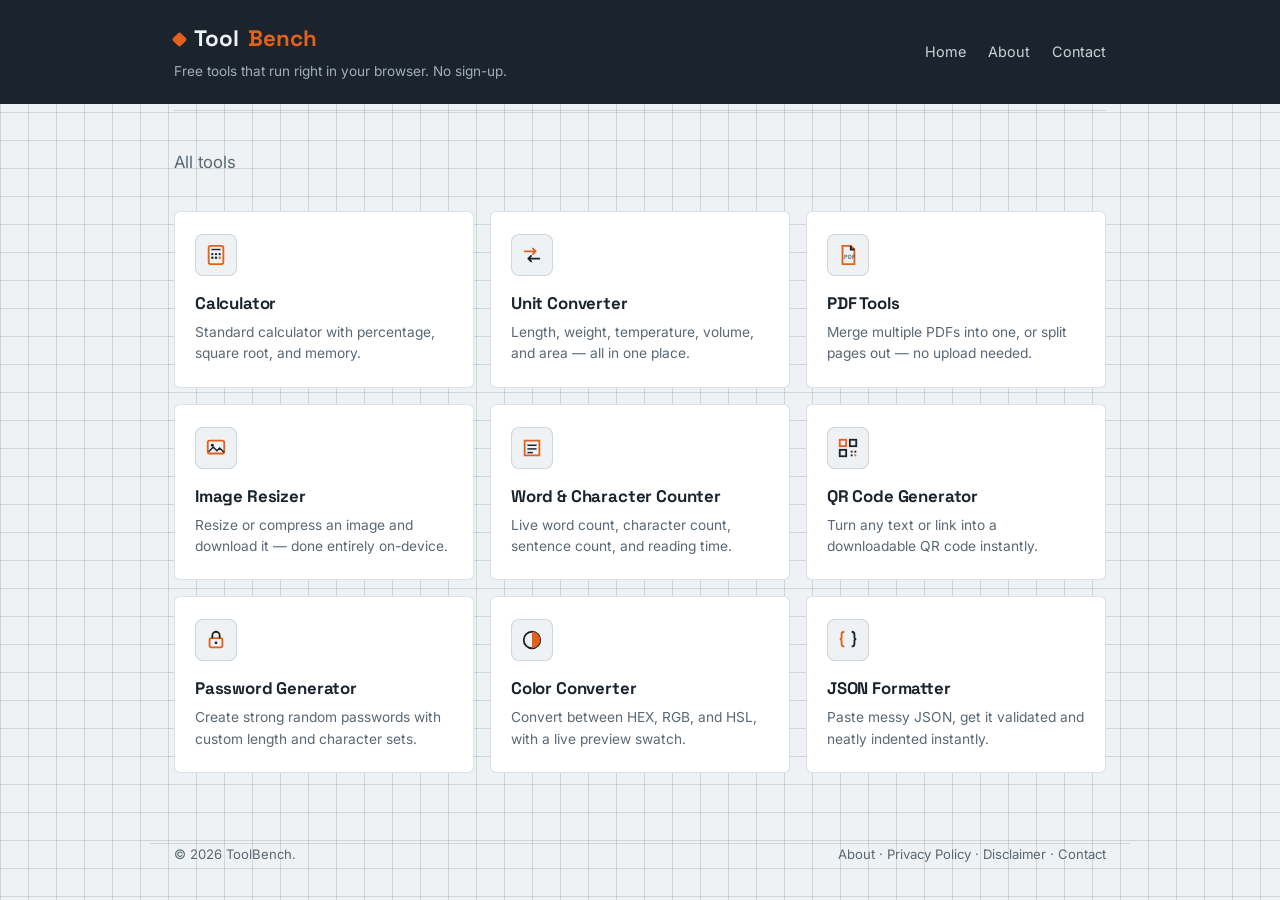
<file: index.html>
<!DOCTYPE html>
<html lang="en">
<head>
<meta charset="UTF-8">
<meta name="viewport" content="width=device-width, initial-scale=1.0">
<title>ToolBench — Free Online Utility Tools</title>
<meta name="description" content="Free, fast, browser-based tools: calculator, unit converter, PDF merge, image resizer, word counter, QR generator, and more.">
<link rel="stylesheet" href="styles.css">
</head>
<body>

<header class="masthead">
  <div class="wrap">
    <div class="row">
      <div>
        <div class="brand"><span class="chip"></span>Tool<span>Bench</span></div>
        <div class="tagline">Free tools that run right in your browser. No sign-up.</div>
      </div>
      <nav class="sitenav">
        <a href="index.html">Home</a>
        <a href="about.html">About</a>
        <a href="contact.html">Contact</a>
      </nav>
    </div>
  </div>
</header>

<main class="wrap">
  <div class="section-heading">All tools</div>
  <div class="tool-grid">

    <a class="tool-card" href="calculator.html">
      <div class="tool-icon"><svg width="22" height="22" viewBox="0 0 24 24"><rect x="4" y="2" width="16" height="20" rx="2" fill="none" stroke="#E2611F" stroke-width="2"/><line x1="7" y1="6" x2="17" y2="6" stroke="#1B242C" stroke-width="1.5"/><circle cx="8" cy="11" r="1.3" fill="#1B242C"/><circle cx="12" cy="11" r="1.3" fill="#1B242C"/><circle cx="16" cy="11" r="1.3" fill="#1B242C"/><circle cx="8" cy="15" r="1.3" fill="#1B242C"/><circle cx="12" cy="15" r="1.3" fill="#1B242C"/><circle cx="16" cy="15" r="1.3" fill="#E2611F"/></svg></div>
      <h3>Calculator</h3>
      <p>Standard calculator with percentage, square root, and memory.</p>
    </a>

    <a class="tool-card" href="unit-converter.html">
      <div class="tool-icon"><svg width="22" height="22" viewBox="0 0 24 24"><path d="M4 8h12M16 8l-3-3M16 8l-3 3" stroke="#E2611F" stroke-width="2" fill="none" stroke-linecap="round" stroke-linejoin="round"/><path d="M20 16H8M8 16l3-3M8 16l3 3" stroke="#1B242C" stroke-width="2" fill="none" stroke-linecap="round" stroke-linejoin="round"/></svg></div>
      <h3>Unit Converter</h3>
      <p>Length, weight, temperature, volume, and area — all in one place.</p>
    </a>

    <a class="tool-card" href="pdf-tools.html">
      <div class="tool-icon"><svg width="22" height="22" viewBox="0 0 24 24"><path d="M6 2h9l4 4v16H6z" fill="none" stroke="#E2611F" stroke-width="2"/><path d="M15 2v4h4" fill="none" stroke="#1B242C" stroke-width="2"/><text x="8" y="16" font-family="IBM Plex Mono" font-size="6" fill="#1B242C">PDF</text></svg></div>
      <h3>PDF Tools</h3>
      <p>Merge multiple PDFs into one, or split pages out — no upload needed.</p>
    </a>

    <a class="tool-card" href="image-resizer.html">
      <div class="tool-icon"><svg width="22" height="22" viewBox="0 0 24 24"><rect x="3" y="4" width="18" height="14" rx="2" fill="none" stroke="#E2611F" stroke-width="2"/><circle cx="8" cy="9" r="1.6" fill="#1B242C"/><path d="M4 16l5-5 4 4 3-3 5 5" fill="none" stroke="#1B242C" stroke-width="1.6"/></svg></div>
      <h3>Image Resizer</h3>
      <p>Resize or compress an image and download it — done entirely on-device.</p>
    </a>

    <a class="tool-card" href="word-counter.html">
      <div class="tool-icon"><svg width="22" height="22" viewBox="0 0 24 24"><path d="M4 4h16v16H4z" fill="none" stroke="#E2611F" stroke-width="2"/><line x1="7" y1="9" x2="17" y2="9" stroke="#1B242C" stroke-width="1.6"/><line x1="7" y1="13" x2="17" y2="13" stroke="#1B242C" stroke-width="1.6"/><line x1="7" y1="17" x2="13" y2="17" stroke="#1B242C" stroke-width="1.6"/></svg></div>
      <h3>Word &amp; Character Counter</h3>
      <p>Live word count, character count, sentence count, and reading time.</p>
    </a>

    <a class="tool-card" href="qr-generator.html">
      <div class="tool-icon"><svg width="22" height="22" viewBox="0 0 24 24"><rect x="3" y="3" width="7" height="7" fill="none" stroke="#E2611F" stroke-width="2"/><rect x="14" y="3" width="7" height="7" fill="none" stroke="#1B242C" stroke-width="2"/><rect x="3" y="14" width="7" height="7" fill="none" stroke="#1B242C" stroke-width="2"/><rect x="15" y="15" width="2" height="2" fill="#1B242C"/><rect x="19" y="15" width="2" height="2" fill="#1B242C"/><rect x="15" y="19" width="2" height="2" fill="#1B242C"/><rect x="19" y="19" width="2" height="2" fill="#E2611F"/></svg></div>
      <h3>QR Code Generator</h3>
      <p>Turn any text or link into a downloadable QR code instantly.</p>
    </a>

    <a class="tool-card" href="password-generator.html">
      <div class="tool-icon"><svg width="22" height="22" viewBox="0 0 24 24"><rect x="5" y="10" width="14" height="10" rx="2" fill="none" stroke="#E2611F" stroke-width="2"/><path d="M8 10V7a4 4 0 0 1 8 0v3" fill="none" stroke="#1B242C" stroke-width="2"/><circle cx="12" cy="15" r="1.5" fill="#1B242C"/></svg></div>
      <h3>Password Generator</h3>
      <p>Create strong random passwords with custom length and character sets.</p>
    </a>

    <a class="tool-card" href="color-converter.html">
      <div class="tool-icon"><svg width="22" height="22" viewBox="0 0 24 24"><circle cx="12" cy="12" r="9" fill="none" stroke="#1B242C" stroke-width="2"/><path d="M12 3a9 9 0 0 1 0 18z" fill="#E2611F"/></svg></div>
      <h3>Color Converter</h3>
      <p>Convert between HEX, RGB, and HSL, with a live preview swatch.</p>
    </a>

    <a class="tool-card" href="json-formatter.html">
      <div class="tool-icon"><svg width="22" height="22" viewBox="0 0 24 24"><path d="M8 3c-2 0-3 1-3 3v3c0 1-1 2-2 2 1 0 2 1 2 2v3c0 2 1 3 3 3" fill="none" stroke="#E2611F" stroke-width="2"/><path d="M16 3c2 0 3 1 3 3v3c0 1 1 2 2 2-1 0-2 1-2 2v3c0 2-1 3-3 3" fill="none" stroke="#1B242C" stroke-width="2"/></svg></div>
      <h3>JSON Formatter</h3>
      <p>Paste messy JSON, get it validated and neatly indented instantly.</p>
    </a>

  </div>
</main>

<footer class="wrap">
  <span>&copy; 2026 ToolBench.</span>
  <span><a href="about.html">About</a> · <a href="privacy.html">Privacy Policy</a> · <a href="disclaimer.html">Disclaimer</a> · <a href="contact.html">Contact</a></span>
</footer>

</body>
</html>
</file>
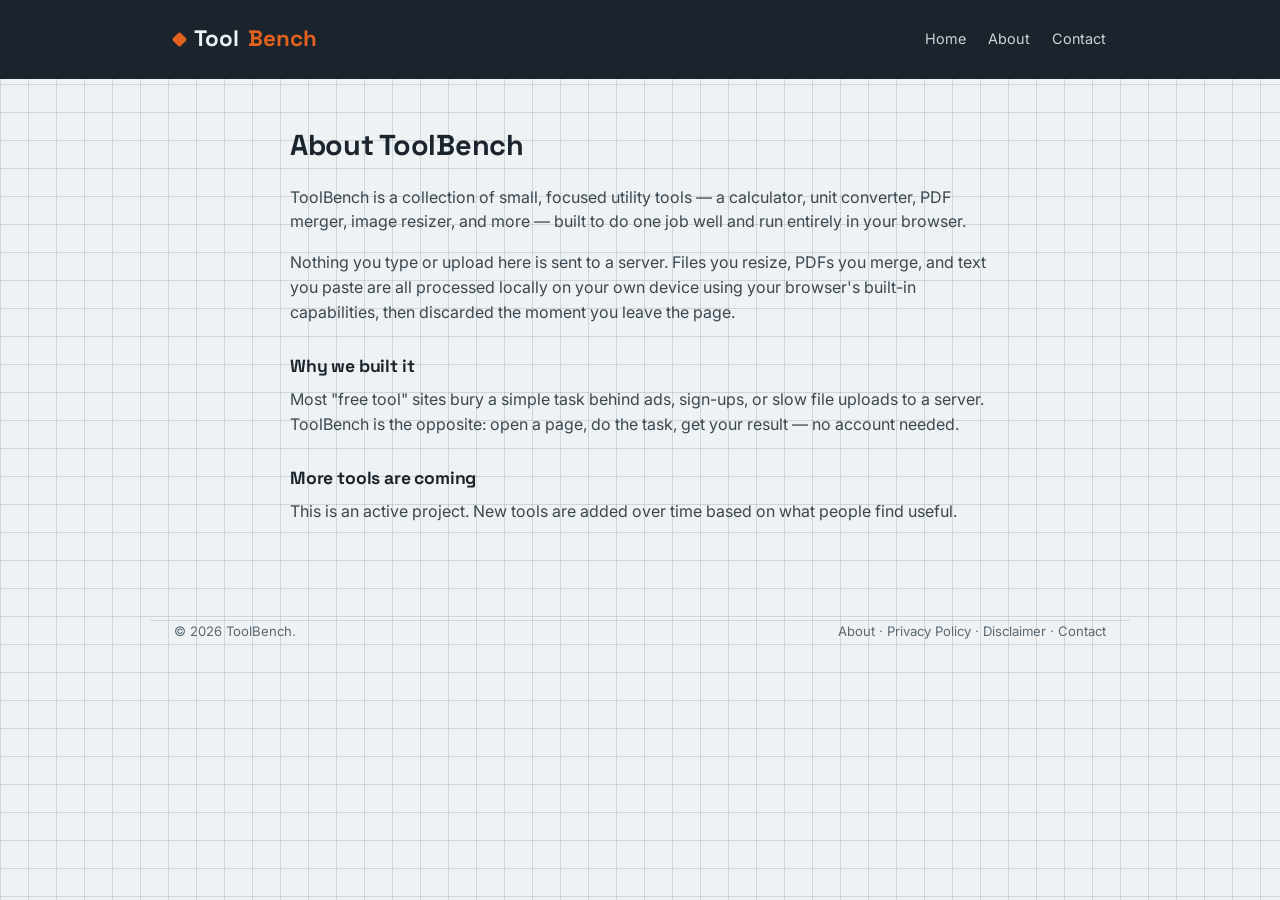
<file: about.html>
<!DOCTYPE html>
<html lang="en">
<head>
<meta charset="UTF-8">
<meta name="viewport" content="width=device-width, initial-scale=1.0">
<title>About — ToolBench</title>
<link rel="stylesheet" href="styles.css">
</head>
<body>

<header class="masthead">
  <div class="wrap">
    <div class="row">
      <div class="brand"><span class="chip"></span>Tool<span>Bench</span></div>
      <nav class="sitenav">
        <a href="index.html">Home</a>
        <a href="about.html">About</a>
        <a href="contact.html">Contact</a>
      </nav>
    </div>
  </div>
</header>

<main class="wrap page">
  <h1>About ToolBench</h1>
  <p>ToolBench is a collection of small, focused utility tools — a calculator, unit converter, PDF merger, image resizer, and more — built to do one job well and run entirely in your browser.</p>
  <p>Nothing you type or upload here is sent to a server. Files you resize, PDFs you merge, and text you paste are all processed locally on your own device using your browser's built-in capabilities, then discarded the moment you leave the page.</p>
  <h2>Why we built it</h2>
  <p>Most "free tool" sites bury a simple task behind ads, sign-ups, or slow file uploads to a server. ToolBench is the opposite: open a page, do the task, get your result — no account needed.</p>
  <h2>More tools are coming</h2>
  <p>This is an active project. New tools are added over time based on what people find useful.</p>
</main>

<footer class="wrap">
  <span>&copy; 2026 ToolBench.</span>
  <span><a href="about.html">About</a> · <a href="privacy.html">Privacy Policy</a> · <a href="disclaimer.html">Disclaimer</a> · <a href="contact.html">Contact</a></span>
</footer>

</body>
</html>
</file>
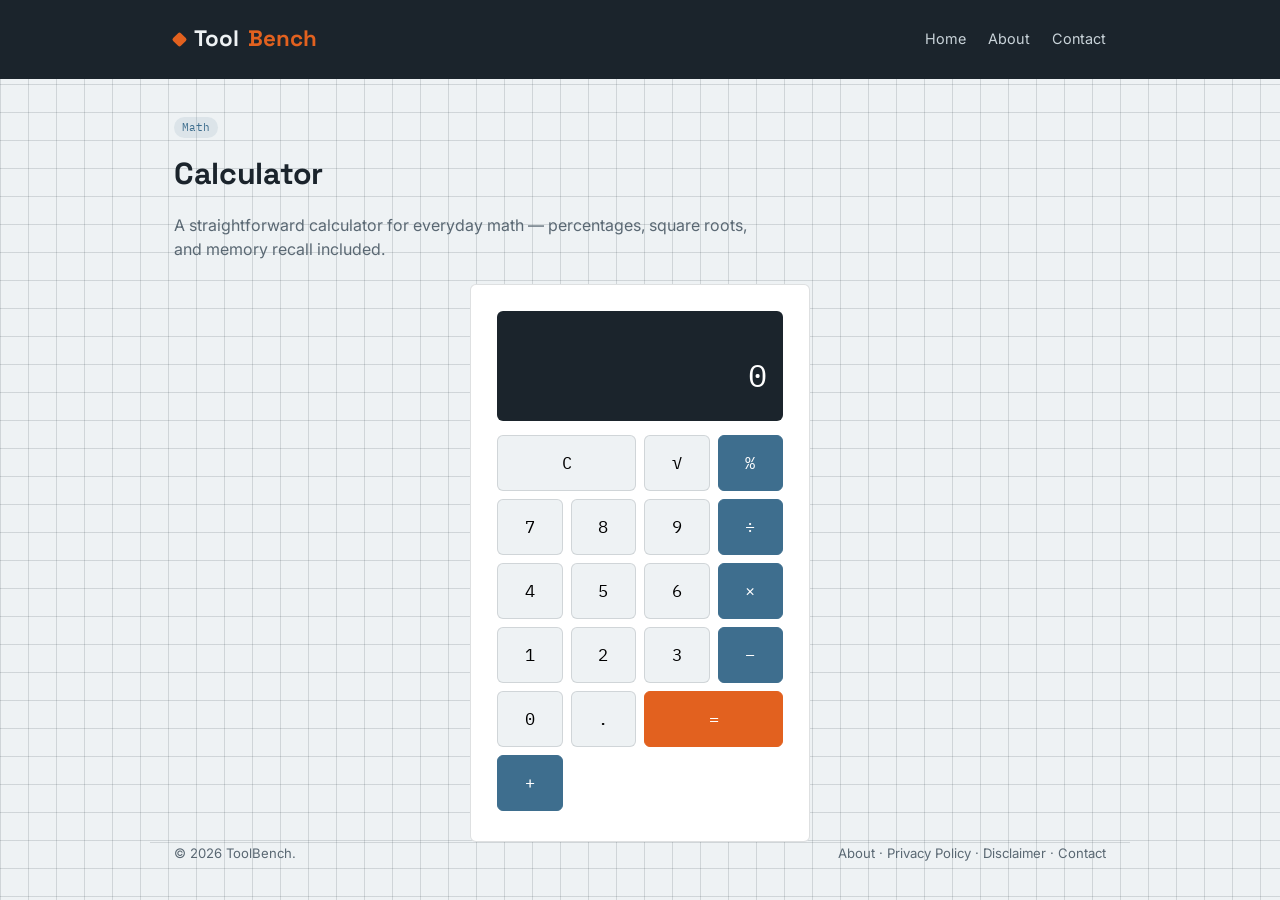
<file: calculator.html>
<!DOCTYPE html>
<html lang="en">
<head>
<meta charset="UTF-8">
<meta name="viewport" content="width=device-width, initial-scale=1.0">
<title>Calculator — ToolBench</title>
<meta name="description" content="A free online calculator with percentage, square root, and memory functions.">
<link rel="stylesheet" href="styles.css">
<style>
  .calc{ max-width:340px; margin:0 auto; }
  .calc-display{
    background:var(--ink); color:#fff;
    border-radius:6px; padding:20px 16px;
    text-align:right; font-family:var(--mono);
    margin-bottom:14px;
  }
  .calc-display .prev{ font-size:0.8rem; color:#9FB0B9; min-height:1.2em; }
  .calc-display .curr{ font-size:2rem; word-break:break-all; }
  .calc-grid{ display:grid; grid-template-columns:repeat(4, 1fr); gap:8px; }
  .calc-btn{
    padding:16px 0; border:1px solid var(--line); border-radius:6px;
    background:var(--paper); font-family:var(--mono); font-size:1.05rem;
    cursor:pointer; transition:background .15s ease;
  }
  .calc-btn:hover{ background:#E2E8EB; }
  .calc-btn.op{ background:var(--steel); color:#fff; border-color:var(--steel); }
  .calc-btn.op:hover{ opacity:0.88; }
  .calc-btn.eq{ background:var(--orange); color:#fff; border-color:var(--orange); grid-column:span 2; }
  .calc-btn.wide{ grid-column:span 2; }
</style>
</head>
<body>

<header class="masthead">
  <div class="wrap">
    <div class="row">
      <div class="brand"><span class="chip"></span>Tool<span>Bench</span></div>
      <nav class="sitenav">
        <a href="index.html">Home</a>
        <a href="about.html">About</a>
        <a href="contact.html">Contact</a>
      </nav>
    </div>
  </div>
</header>

<main class="wrap">
  <div class="tool-page-head">
    <span class="tag-badge">Math</span>
    <h1>Calculator</h1>
    <p class="lead">A straightforward calculator for everyday math — percentages, square roots, and memory recall included.</p>
  </div>

  <div class="panel calc">
    <div class="calc-display">
      <div class="prev" id="calc-prev">&nbsp;</div>
      <div class="curr" id="calc-curr">0</div>
    </div>
    <div class="calc-grid">
      <button class="calc-btn wide" data-action="clear">C</button>
      <button class="calc-btn" data-action="sqrt">&radic;</button>
      <button class="calc-btn op" data-action="percent">%</button>

      <button class="calc-btn" data-num="7">7</button>
      <button class="calc-btn" data-num="8">8</button>
      <button class="calc-btn" data-num="9">9</button>
      <button class="calc-btn op" data-op="/">&divide;</button>

      <button class="calc-btn" data-num="4">4</button>
      <button class="calc-btn" data-num="5">5</button>
      <button class="calc-btn" data-num="6">6</button>
      <button class="calc-btn op" data-op="*">&times;</button>

      <button class="calc-btn" data-num="1">1</button>
      <button class="calc-btn" data-num="2">2</button>
      <button class="calc-btn" data-num="3">3</button>
      <button class="calc-btn op" data-op="-">&minus;</button>

      <button class="calc-btn" data-num="0">0</button>
      <button class="calc-btn" data-num=".">.</button>
      <button class="calc-btn eq" data-action="equals">=</button>
      <button class="calc-btn op" data-op="+">+</button>
    </div>
  </div>
</main>

<footer class="wrap">
  <span>&copy; 2026 ToolBench.</span>
  <span><a href="about.html">About</a> · <a href="privacy.html">Privacy Policy</a> · <a href="disclaimer.html">Disclaimer</a> · <a href="contact.html">Contact</a></span>
</footer>

<script>
  const prevEl = document.getElementById('calc-prev');
  const currEl = document.getElementById('calc-curr');
  let current = '0', previous = '', operator = null, resetNext = false;

  function updateDisplay(){
    currEl.textContent = current;
    prevEl.textContent = previous ? `${previous} ${operator || ''}` : '\u00A0';
  }

  function inputNum(n){
    if (resetNext){ current = '0'; resetNext = false; }
    if (n === '.' && current.includes('.')) return;
    current = current === '0' && n !== '.' ? n : current + n;
    updateDisplay();
  }

  function compute(a, b, op){
    a = parseFloat(a); b = parseFloat(b);
    switch(op){
      case '+': return a + b;
      case '-': return a - b;
      case '*': return a * b;
      case '/': return b === 0 ? 'Error' : a / b;
      default: return b;
    }
  }

  document.querySelectorAll('[data-num]').forEach(btn => {
    btn.addEventListener('click', () => inputNum(btn.dataset.num));
  });

  document.querySelectorAll('[data-op]').forEach(btn => {
    btn.addEventListener('click', () => {
      if (operator && !resetNext){
        current = String(compute(previous, current, operator));
      }
      previous = current;
      operator = btn.dataset.op;
      resetNext = true;
      updateDisplay();
    });
  });

  document.querySelector('[data-action="equals"]').addEventListener('click', () => {
    if (operator){
      current = String(compute(previous, current, operator));
      previous = '';
      operator = null;
      resetNext = true;
      updateDisplay();
    }
  });

  document.querySelector('[data-action="clear"]').addEventListener('click', () => {
    current = '0'; previous = ''; operator = null; resetNext = false;
    updateDisplay();
  });

  document.querySelector('[data-action="sqrt"]').addEventListener('click', () => {
    current = String(Math.sqrt(parseFloat(current)));
    resetNext = true;
    updateDisplay();
  });

  document.querySelector('[data-action="percent"]').addEventListener('click', () => {
    current = String(parseFloat(current) / 100);
    updateDisplay();
  });

  document.addEventListener('keydown', (e) => {
    if (e.key >= '0' && e.key <= '9') inputNum(e.key);
    else if (e.key === '.') inputNum('.');
    else if (['+','-','*','/'].includes(e.key)) document.querySelector(`[data-op="${e.key}"]`).click();
    else if (e.key === 'Enter' || e.key === '=') document.querySelector('[data-action="equals"]').click();
    else if (e.key === 'Escape') document.querySelector('[data-action="clear"]').click();
  });
</script>
</body>
</html>
</file>
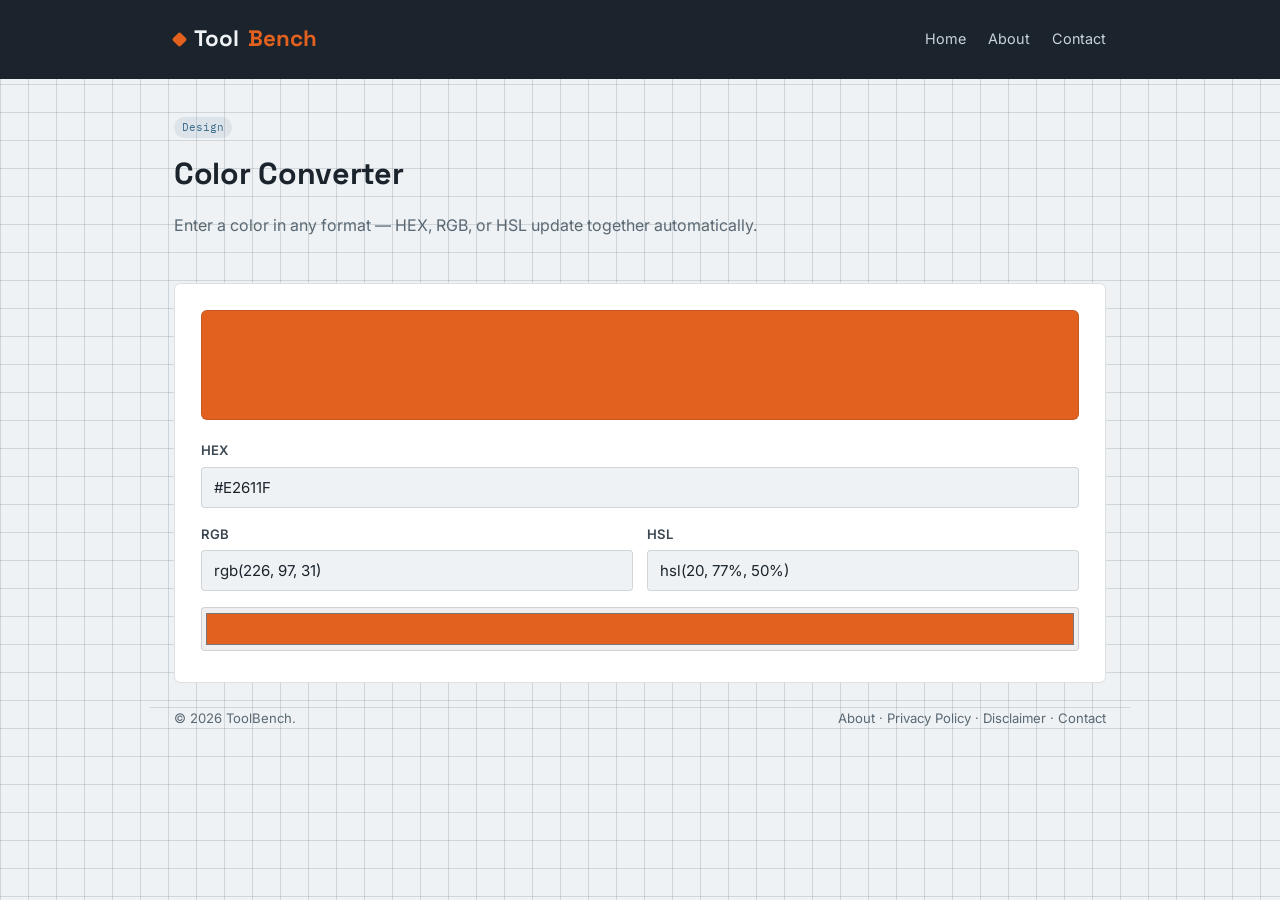
<file: color-converter.html>
<!DOCTYPE html>
<html lang="en">
<head>
<meta charset="UTF-8">
<meta name="viewport" content="width=device-width, initial-scale=1.0">
<title>Color Converter — ToolBench</title>
<meta name="description" content="Convert colors between HEX, RGB, and HSL formats with a live preview.">
<link rel="stylesheet" href="styles.css">
<style>
  .swatch{
    width:100%; height:110px; border-radius:6px; border:1px solid var(--line);
    margin-bottom:20px;
  }
</style>
</head>
<body>

<header class="masthead">
  <div class="wrap">
    <div class="row">
      <div class="brand"><span class="chip"></span>Tool<span>Bench</span></div>
      <nav class="sitenav">
        <a href="index.html">Home</a>
        <a href="about.html">About</a>
        <a href="contact.html">Contact</a>
      </nav>
    </div>
  </div>
</header>

<main class="wrap">
  <div class="tool-page-head">
    <span class="tag-badge">Design</span>
    <h1>Color Converter</h1>
    <p class="lead">Enter a color in any format — HEX, RGB, or HSL update together automatically.</p>
  </div>

  <div class="panel">
    <div class="swatch" id="swatch" style="background:#E2611F;"></div>
    <div class="field">
      <label for="hexInput">HEX</label>
      <input type="text" id="hexInput" value="#E2611F">
    </div>
    <div class="field-row">
      <div class="field">
        <label for="rgbInput">RGB</label>
        <input type="text" id="rgbInput" value="rgb(226, 97, 31)">
      </div>
      <div class="field">
        <label for="hslInput">HSL</label>
        <input type="text" id="hslInput" value="hsl(19, 79%, 50%)">
      </div>
    </div>
    <input type="color" id="colorPicker" value="#E2611F" style="width:100%; height:44px; border:1px solid var(--line); border-radius:4px; cursor:pointer;">
  </div>
</main>

<footer class="wrap">
  <span>&copy; 2026 ToolBench.</span>
  <span><a href="about.html">About</a> · <a href="privacy.html">Privacy Policy</a> · <a href="disclaimer.html">Disclaimer</a> · <a href="contact.html">Contact</a></span>
</footer>

<script>
  const hexInput = document.getElementById('hexInput');
  const rgbInput = document.getElementById('rgbInput');
  const hslInput = document.getElementById('hslInput');
  const colorPicker = document.getElementById('colorPicker');
  const swatch = document.getElementById('swatch');

  function hexToRgb(hex){
    hex = hex.replace('#', '');
    if (hex.length === 3) hex = hex.split('').map(c => c + c).join('');
    const num = parseInt(hex, 16);
    return { r: (num >> 16) & 255, g: (num >> 8) & 255, b: num & 255 };
  }

  function rgbToHex(r, g, b){
    return '#' + [r, g, b].map(x => x.toString(16).padStart(2, '0')).join('');
  }

  function rgbToHsl(r, g, b){
    r /= 255; g /= 255; b /= 255;
    const max = Math.max(r, g, b), min = Math.min(r, g, b);
    let h, s, l = (max + min) / 2;
    if (max === min){ h = s = 0; }
    else {
      const d = max - min;
      s = l > 0.5 ? d / (2 - max - min) : d / (max + min);
      switch(max){
        case r: h = (g - b) / d + (g < b ? 6 : 0); break;
        case g: h = (b - r) / d + 2; break;
        case b: h = (r - g) / d + 4; break;
      }
      h /= 6;
    }
    return { h: Math.round(h * 360), s: Math.round(s * 100), l: Math.round(l * 100) };
  }

  function updateFromHex(hex){
    if (!/^#?([0-9A-Fa-f]{3}|[0-9A-Fa-f]{6})$/.test(hex)) return;
    if (!hex.startsWith('#')) hex = '#' + hex;
    const { r, g, b } = hexToRgb(hex);
    const { h, s, l } = rgbToHsl(r, g, b);
    hexInput.value = hex;
    rgbInput.value = `rgb(${r}, ${g}, ${b})`;
    hslInput.value = `hsl(${h}, ${s}%, ${l}%)`;
    colorPicker.value = hex.length === 4 ? rgbToHex(r, g, b) : hex;
    swatch.style.background = hex;
  }

  hexInput.addEventListener('input', () => updateFromHex(hexInput.value));
  colorPicker.addEventListener('input', () => updateFromHex(colorPicker.value));

  rgbInput.addEventListener('change', () => {
    const match = rgbInput.value.match(/(\d+)\D+(\d+)\D+(\d+)/);
    if (match){
      const hex = rgbToHex(+match[1], +match[2], +match[3]);
      updateFromHex(hex);
    }
  });

  updateFromHex('#E2611F');
</script>
</body>
</html>
</file>
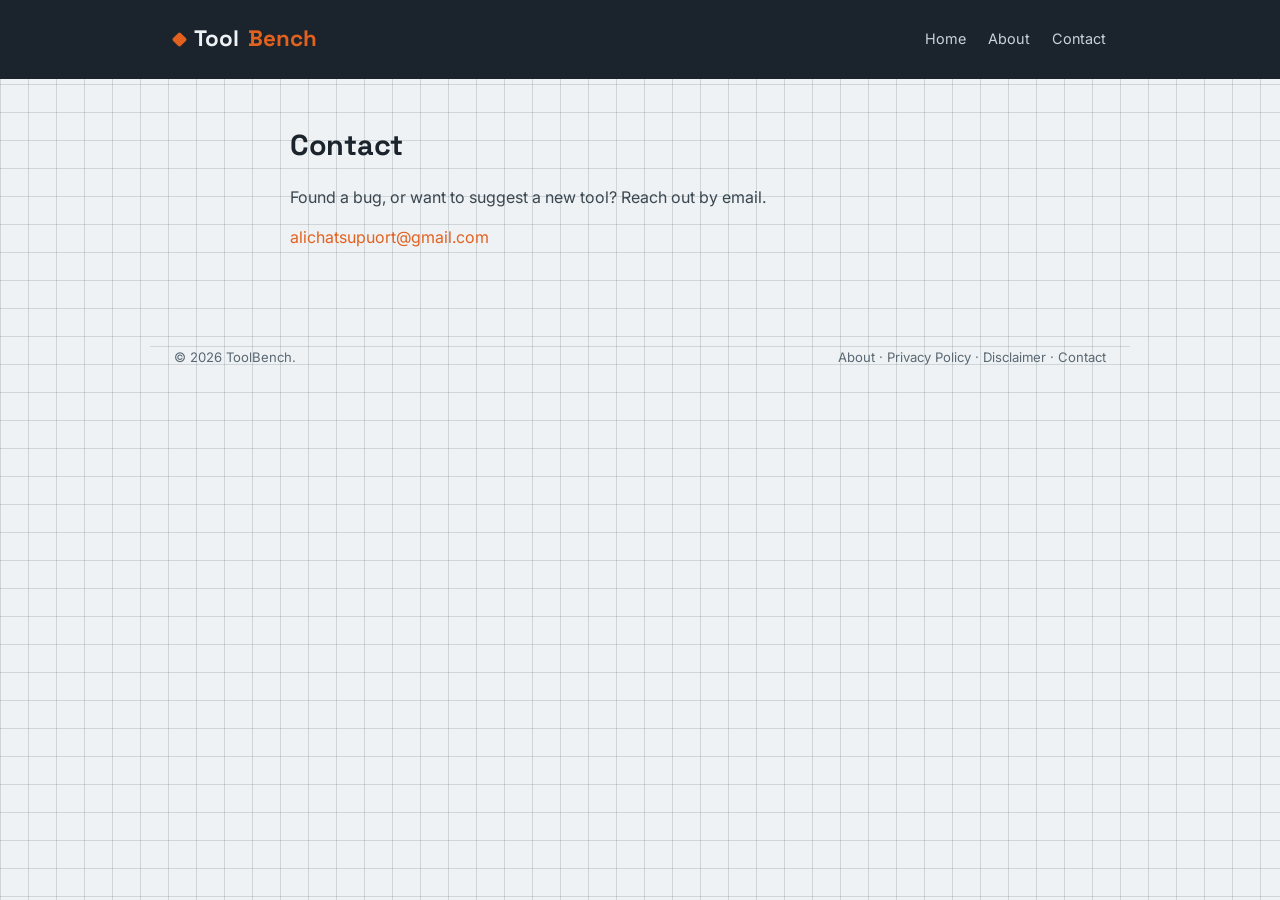
<file: contact.html>
<!DOCTYPE html>
<html lang="en">
<head>
<meta charset="UTF-8">
<meta name="viewport" content="width=device-width, initial-scale=1.0">
<title>Contact — ToolBench</title>
<link rel="stylesheet" href="styles.css">
</head>
<body>

<header class="masthead">
  <div class="wrap">
    <div class="row">
      <div class="brand"><span class="chip"></span>Tool<span>Bench</span></div>
      <nav class="sitenav">
        <a href="index.html">Home</a>
        <a href="about.html">About</a>
        <a href="contact.html">Contact</a>
      </nav>
    </div>
  </div>
</header>

<main class="wrap page">
  <h1>Contact</h1>
  <p>Found a bug, or want to suggest a new tool? Reach out by email.</p>
  <p><a href="mailto:alichatsupuort@gmail.com">alichatsupuort@gmail.com</a></p>
</main>

<footer class="wrap">
  <span>&copy; 2026 ToolBench.</span>
  <span><a href="about.html">About</a> · <a href="privacy.html">Privacy Policy</a> · <a href="disclaimer.html">Disclaimer</a> · <a href="contact.html">Contact</a></span>
</footer>

</body>
</html>
</file>
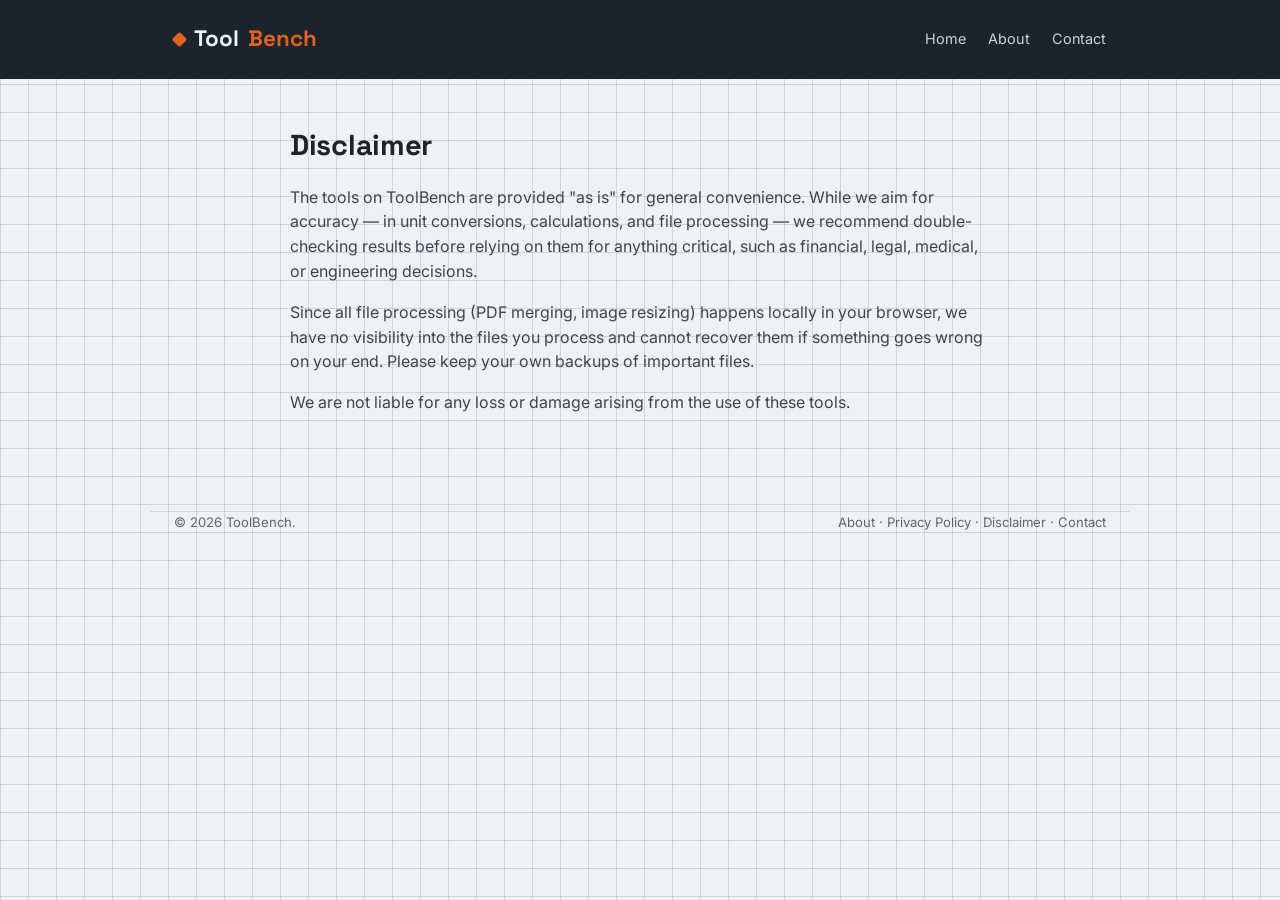
<file: disclaimer.html>
<!DOCTYPE html>
<html lang="en">
<head>
<meta charset="UTF-8">
<meta name="viewport" content="width=device-width, initial-scale=1.0">
<title>Disclaimer — ToolBench</title>
<link rel="stylesheet" href="styles.css">
</head>
<body>

<header class="masthead">
  <div class="wrap">
    <div class="row">
      <div class="brand"><span class="chip"></span>Tool<span>Bench</span></div>
      <nav class="sitenav">
        <a href="index.html">Home</a>
        <a href="about.html">About</a>
        <a href="contact.html">Contact</a>
      </nav>
    </div>
  </div>
</header>

<main class="wrap page">
  <h1>Disclaimer</h1>
  <p>The tools on ToolBench are provided "as is" for general convenience. While we aim for accuracy — in unit conversions, calculations, and file processing — we recommend double-checking results before relying on them for anything critical, such as financial, legal, medical, or engineering decisions.</p>
  <p>Since all file processing (PDF merging, image resizing) happens locally in your browser, we have no visibility into the files you process and cannot recover them if something goes wrong on your end. Please keep your own backups of important files.</p>
  <p>We are not liable for any loss or damage arising from the use of these tools.</p>
</main>

<footer class="wrap">
  <span>&copy; 2026 ToolBench.</span>
  <span><a href="about.html">About</a> · <a href="privacy.html">Privacy Policy</a> · <a href="disclaimer.html">Disclaimer</a> · <a href="contact.html">Contact</a></span>
</footer>

</body>
</html>
</file>
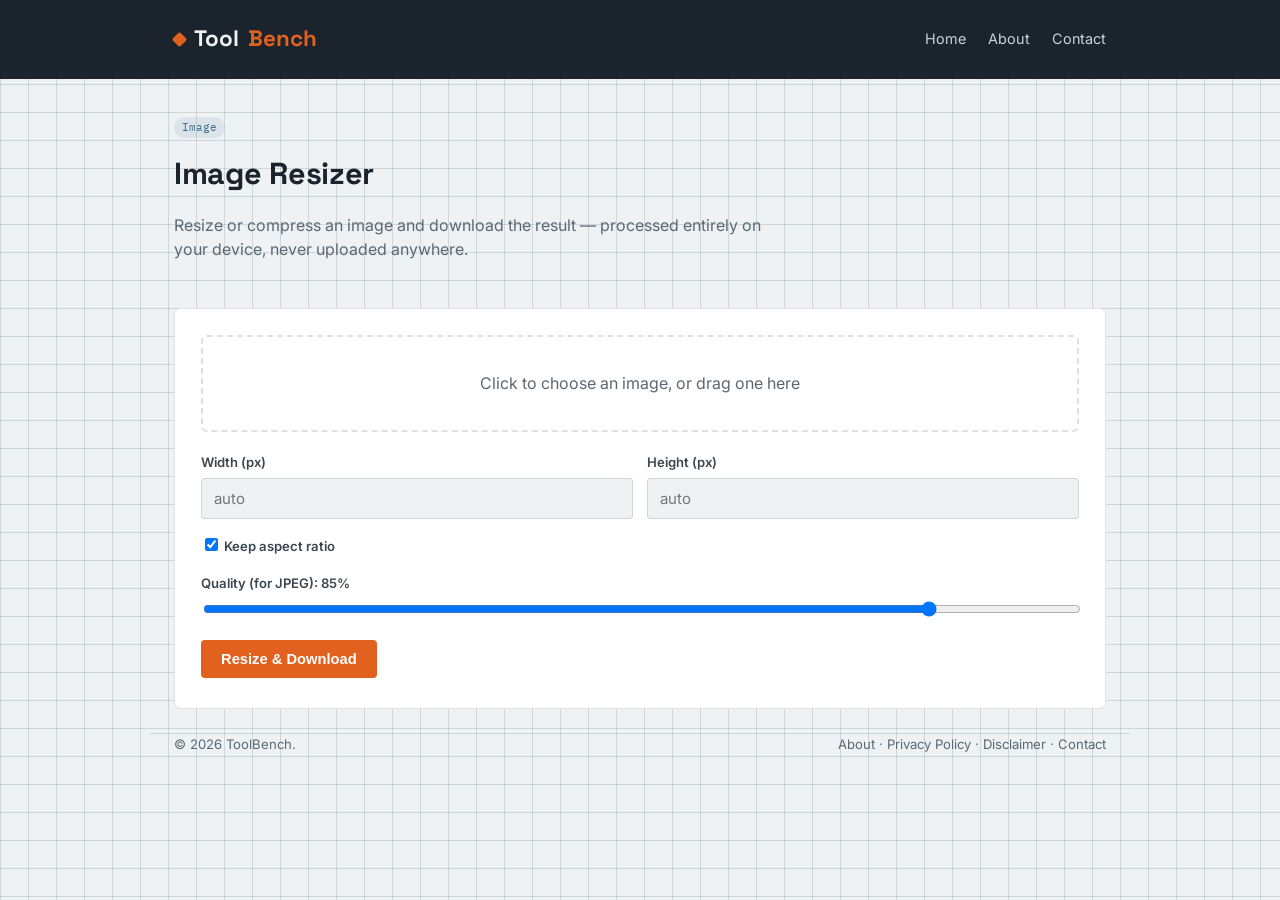
<file: image-resizer.html>
<!DOCTYPE html>
<html lang="en">
<head>
<meta charset="UTF-8">
<meta name="viewport" content="width=device-width, initial-scale=1.0">
<title>Image Resizer — ToolBench</title>
<meta name="description" content="Resize or compress an image and download it, entirely in your browser. Nothing is uploaded.">
<link rel="stylesheet" href="styles.css">
<style>
  .drop-zone{
    border:2px dashed var(--line);
    border-radius:6px;
    padding:34px 20px;
    text-align:center;
    color:#5A6873;
    cursor:pointer;
    transition:border-color .2s ease, background .2s ease;
  }
  .drop-zone:hover, .drop-zone.drag{ border-color:var(--orange); background:rgba(226,97,31,0.05); }
  #previewImg{ max-width:100%; border-radius:6px; margin-top:16px; display:none; }
</style>
</head>
<body>

<header class="masthead">
  <div class="wrap">
    <div class="row">
      <div class="brand"><span class="chip"></span>Tool<span>Bench</span></div>
      <nav class="sitenav">
        <a href="index.html">Home</a>
        <a href="about.html">About</a>
        <a href="contact.html">Contact</a>
      </nav>
    </div>
  </div>
</header>

<main class="wrap">
  <div class="tool-page-head">
    <span class="tag-badge">Image</span>
    <h1>Image Resizer</h1>
    <p class="lead">Resize or compress an image and download the result — processed entirely on your device, never uploaded anywhere.</p>
  </div>

  <div class="panel">
    <div class="drop-zone" id="dropZone">
      <div id="dropLabel">Click to choose an image, or drag one here</div>
      <input type="file" id="fileInput" accept="image/*" style="display:none;">
    </div>
    <img id="previewImg" alt="Preview">

    <div class="field-row" style="margin-top:20px;">
      <div class="field">
        <label for="widthInput">Width (px)</label>
        <input type="number" id="widthInput" placeholder="auto">
      </div>
      <div class="field">
        <label for="heightInput">Height (px)</label>
        <input type="number" id="heightInput" placeholder="auto">
      </div>
    </div>
    <div class="field">
      <label><input type="checkbox" id="lockRatio" checked> Keep aspect ratio</label>
    </div>
    <div class="field">
      <label for="qualityRange">Quality (for JPEG): <span id="qualityLabel">85</span>%</label>
      <input type="range" id="qualityRange" min="10" max="100" value="85" style="width:100%;">
    </div>

    <button class="btn" id="resizeBtn" type="button">Resize &amp; Download</button>
    <div id="fileInfo" class="result-box" style="margin-top:18px; display:none;"></div>
  </div>
</main>

<footer class="wrap">
  <span>&copy; 2026 ToolBench.</span>
  <span><a href="about.html">About</a> · <a href="privacy.html">Privacy Policy</a> · <a href="disclaimer.html">Disclaimer</a> · <a href="contact.html">Contact</a></span>
</footer>

<script>
  const dropZone = document.getElementById('dropZone');
  const fileInput = document.getElementById('fileInput');
  const previewImg = document.getElementById('previewImg');
  const widthInput = document.getElementById('widthInput');
  const heightInput = document.getElementById('heightInput');
  const lockRatio = document.getElementById('lockRatio');
  const qualityRange = document.getElementById('qualityRange');
  const qualityLabel = document.getElementById('qualityLabel');
  const fileInfo = document.getElementById('fileInfo');

  let originalImage = null;
  let aspectRatio = 1;
  let originalFileType = 'image/jpeg';
  let originalFileName = 'image';

  qualityRange.addEventListener('input', () => qualityLabel.textContent = qualityRange.value);

  dropZone.addEventListener('click', () => fileInput.click());
  dropZone.addEventListener('dragover', (e) => { e.preventDefault(); dropZone.classList.add('drag'); });
  dropZone.addEventListener('dragleave', () => dropZone.classList.remove('drag'));
  dropZone.addEventListener('drop', (e) => {
    e.preventDefault();
    dropZone.classList.remove('drag');
    if (e.dataTransfer.files.length) handleFile(e.dataTransfer.files[0]);
  });
  fileInput.addEventListener('change', () => {
    if (fileInput.files.length) handleFile(fileInput.files[0]);
  });

  function handleFile(file){
    if (!file.type.startsWith('image/')) return;
    originalFileType = file.type === 'image/png' ? 'image/png' : 'image/jpeg';
    originalFileName = file.name.replace(/\.[^.]+$/, '');
    const reader = new FileReader();
    reader.onload = (e) => {
      const img = new Image();
      img.onload = () => {
        originalImage = img;
        aspectRatio = img.width / img.height;
        widthInput.value = img.width;
        heightInput.value = img.height;
        previewImg.src = e.target.result;
        previewImg.style.display = 'block';
        document.getElementById('dropLabel').textContent = `Loaded: ${file.name} (${img.width}\u00d7${img.height})`;
      };
      img.src = e.target.result;
    };
    reader.readAsDataURL(file);
  }

  widthInput.addEventListener('input', () => {
    if (lockRatio.checked && originalImage){
      heightInput.value = Math.round(widthInput.value / aspectRatio);
    }
  });
  heightInput.addEventListener('input', () => {
    if (lockRatio.checked && originalImage){
      widthInput.value = Math.round(heightInput.value * aspectRatio);
    }
  });

  document.getElementById('resizeBtn').addEventListener('click', () => {
    if (!originalImage){ alert('Choose an image first.'); return; }
    const w = parseInt(widthInput.value, 10) || originalImage.width;
    const h = parseInt(heightInput.value, 10) || originalImage.height;

    const canvas = document.createElement('canvas');
    canvas.width = w;
    canvas.height = h;
    const ctx = canvas.getContext('2d');
    ctx.drawImage(originalImage, 0, 0, w, h);

    const quality = parseInt(qualityRange.value, 10) / 100;
    canvas.toBlob((blob) => {
      const url = URL.createObjectURL(blob);
      const link = document.createElement('a');
      const ext = originalFileType === 'image/png' ? 'png' : 'jpg';
      link.href = url;
      link.download = `${originalFileName}-resized.${ext}`;
      link.click();
      URL.revokeObjectURL(url);

      fileInfo.style.display = 'block';
      fileInfo.innerHTML = `<div class="result-label">Output</div>${w}\u00d7${h}px &middot; ${(blob.size / 1024).toFixed(1)} KB &middot; downloaded`;
    }, originalFileType, quality);
  });
</script>
</body>
</html>
</file>
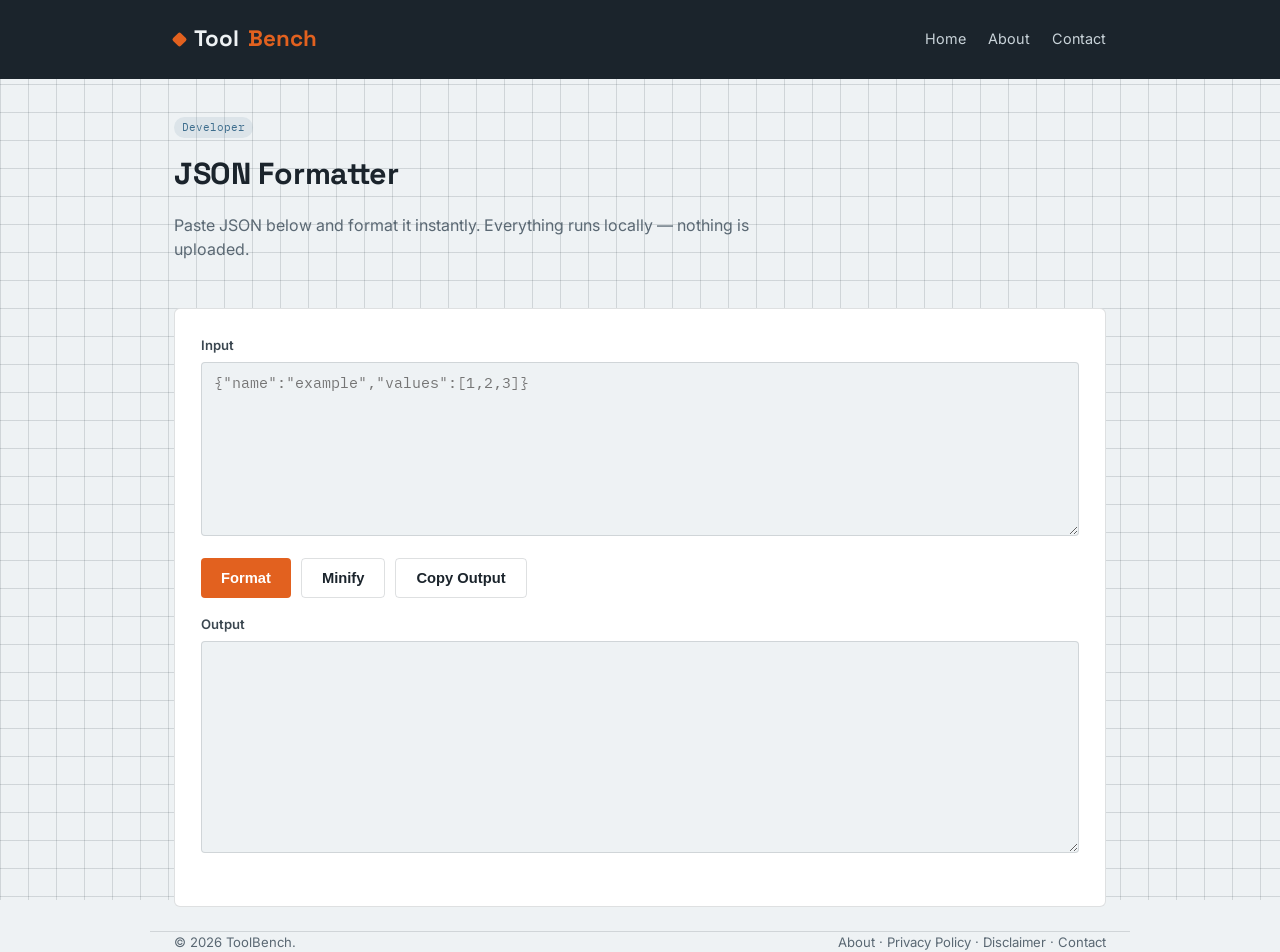
<file: json-formatter.html>
<!DOCTYPE html>
<html lang="en">
<head>
<meta charset="UTF-8">
<meta name="viewport" content="width=device-width, initial-scale=1.0">
<title>JSON Formatter — ToolBench</title>
<meta name="description" content="Free JSON formatter and validator — paste messy JSON and get it neatly indented instantly.">
<link rel="stylesheet" href="styles.css">
<style>
  .status{ font-size:0.85rem; margin-top:10px; }
  .status.ok{ color:#2E7D4F; }
  .status.err{ color:#C0392B; }
</style>
</head>
<body>

<header class="masthead">
  <div class="wrap">
    <div class="row">
      <div class="brand"><span class="chip"></span>Tool<span>Bench</span></div>
      <nav class="sitenav">
        <a href="index.html">Home</a>
        <a href="about.html">About</a>
        <a href="contact.html">Contact</a>
      </nav>
    </div>
  </div>
</header>

<main class="wrap">
  <div class="tool-page-head">
    <span class="tag-badge">Developer</span>
    <h1>JSON Formatter</h1>
    <p class="lead">Paste JSON below and format it instantly. Everything runs locally — nothing is uploaded.</p>
  </div>

  <div class="panel">
    <div class="field">
      <label for="jsonInput">Input</label>
      <textarea id="jsonInput" rows="8" placeholder='{"name":"example","values":[1,2,3]}'></textarea>
    </div>
    <div style="display:flex; gap:10px; margin-bottom:16px;">
      <button class="btn" id="formatBtn" type="button">Format</button>
      <button class="btn secondary" id="minifyBtn" type="button">Minify</button>
      <button class="btn secondary" id="copyBtn" type="button">Copy Output</button>
    </div>
    <div id="statusMsg" class="status"></div>
    <div class="field" style="margin-top:10px;">
      <label for="jsonOutput">Output</label>
      <textarea id="jsonOutput" rows="10" readonly></textarea>
    </div>
  </div>
</main>

<footer class="wrap">
  <span>&copy; 2026 ToolBench.</span>
  <span><a href="about.html">About</a> · <a href="privacy.html">Privacy Policy</a> · <a href="disclaimer.html">Disclaimer</a> · <a href="contact.html">Contact</a></span>
</footer>

<script>
  const input = document.getElementById('jsonInput');
  const output = document.getElementById('jsonOutput');
  const statusMsg = document.getElementById('statusMsg');

  function showStatus(ok, msg){
    statusMsg.textContent = msg;
    statusMsg.className = 'status ' + (ok ? 'ok' : 'err');
  }

  document.getElementById('formatBtn').addEventListener('click', () => {
    try {
      const parsed = JSON.parse(input.value);
      output.value = JSON.stringify(parsed, null, 2);
      showStatus(true, 'Valid JSON — formatted successfully.');
    } catch (e) {
      output.value = '';
      showStatus(false, 'Invalid JSON: ' + e.message);
    }
  });

  document.getElementById('minifyBtn').addEventListener('click', () => {
    try {
      const parsed = JSON.parse(input.value);
      output.value = JSON.stringify(parsed);
      showStatus(true, 'Valid JSON — minified.');
    } catch (e) {
      output.value = '';
      showStatus(false, 'Invalid JSON: ' + e.message);
    }
  });

  document.getElementById('copyBtn').addEventListener('click', () => {
    if (output.value){
      navigator.clipboard.writeText(output.value);
      const btn = document.getElementById('copyBtn');
      const original = btn.textContent;
      btn.textContent = 'Copied!';
      setTimeout(() => btn.textContent = original, 1200);
    }
  });
</script>
</body>
</html>
</file>
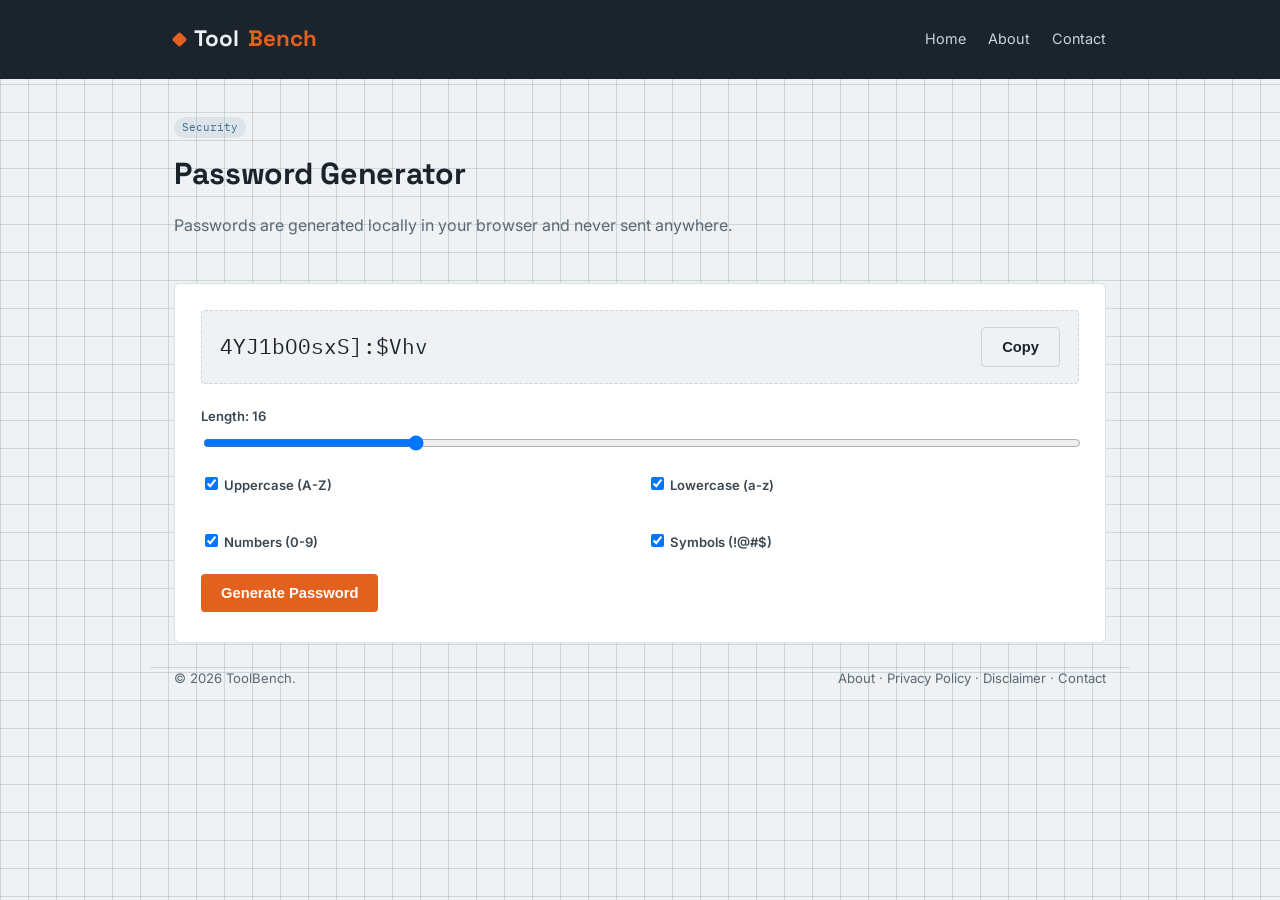
<file: password-generator.html>
<!DOCTYPE html>
<html lang="en">
<head>
<meta charset="UTF-8">
<meta name="viewport" content="width=device-width, initial-scale=1.0">
<title>Password Generator — ToolBench</title>
<meta name="description" content="Generate strong, random passwords for free, right in your browser.">
<link rel="stylesheet" href="styles.css">
</head>
<body>

<header class="masthead">
  <div class="wrap">
    <div class="row">
      <div class="brand"><span class="chip"></span>Tool<span>Bench</span></div>
      <nav class="sitenav">
        <a href="index.html">Home</a>
        <a href="about.html">About</a>
        <a href="contact.html">Contact</a>
      </nav>
    </div>
  </div>
</header>

<main class="wrap">
  <div class="tool-page-head">
    <span class="tag-badge">Security</span>
    <h1>Password Generator</h1>
    <p class="lead">Passwords are generated locally in your browser and never sent anywhere.</p>
  </div>

  <div class="panel">
    <div class="result-box" style="font-size:1.3rem; display:flex; justify-content:space-between; align-items:center; gap:12px;">
      <span id="pwOutput">Click Generate</span>
      <button class="btn secondary" id="copyBtn" type="button" style="flex-shrink:0;">Copy</button>
    </div>

    <div class="field" style="margin-top:22px;">
      <label for="lengthRange">Length: <span id="lengthLabel">16</span></label>
      <input type="range" id="lengthRange" min="6" max="48" value="16" style="width:100%;">
    </div>

    <div class="field-row">
      <div class="field"><label><input type="checkbox" id="optUpper" checked> Uppercase (A-Z)</label></div>
      <div class="field"><label><input type="checkbox" id="optLower" checked> Lowercase (a-z)</label></div>
      <div class="field"><label><input type="checkbox" id="optNumbers" checked> Numbers (0-9)</label></div>
      <div class="field"><label><input type="checkbox" id="optSymbols" checked> Symbols (!@#$)</label></div>
    </div>

    <button class="btn" id="generateBtn" type="button">Generate Password</button>
  </div>
</main>

<footer class="wrap">
  <span>&copy; 2026 ToolBench.</span>
  <span><a href="about.html">About</a> · <a href="privacy.html">Privacy Policy</a> · <a href="disclaimer.html">Disclaimer</a> · <a href="contact.html">Contact</a></span>
</footer>

<script>
  const CHARSETS = {
    upper: 'ABCDEFGHIJKLMNOPQRSTUVWXYZ',
    lower: 'abcdefghijklmnopqrstuvwxyz',
    numbers: '0123456789',
    symbols: '!@#$%^&*()_+-=[]{}|;:,.<>?'
  };

  const lengthRange = document.getElementById('lengthRange');
  const lengthLabel = document.getElementById('lengthLabel');
  const pwOutput = document.getElementById('pwOutput');

  lengthRange.addEventListener('input', () => lengthLabel.textContent = lengthRange.value);

  function generatePassword(){
    let pool = '';
    if (document.getElementById('optUpper').checked) pool += CHARSETS.upper;
    if (document.getElementById('optLower').checked) pool += CHARSETS.lower;
    if (document.getElementById('optNumbers').checked) pool += CHARSETS.numbers;
    if (document.getElementById('optSymbols').checked) pool += CHARSETS.symbols;

    if (!pool){
      pwOutput.textContent = 'Select at least one character type';
      return;
    }

    const length = parseInt(lengthRange.value, 10);
    const randomValues = new Uint32Array(length);
    crypto.getRandomValues(randomValues);
    let result = '';
    for (let i = 0; i < length; i++){
      result += pool[randomValues[i] % pool.length];
    }
    pwOutput.textContent = result;
  }

  document.getElementById('generateBtn').addEventListener('click', generatePassword);
  document.getElementById('copyBtn').addEventListener('click', () => {
    const text = pwOutput.textContent;
    if (text && text !== 'Click Generate'){
      navigator.clipboard.writeText(text);
      const btn = document.getElementById('copyBtn');
      const original = btn.textContent;
      btn.textContent = 'Copied!';
      setTimeout(() => btn.textContent = original, 1200);
    }
  });

  generatePassword();
</script>
</body>
</html>
</file>
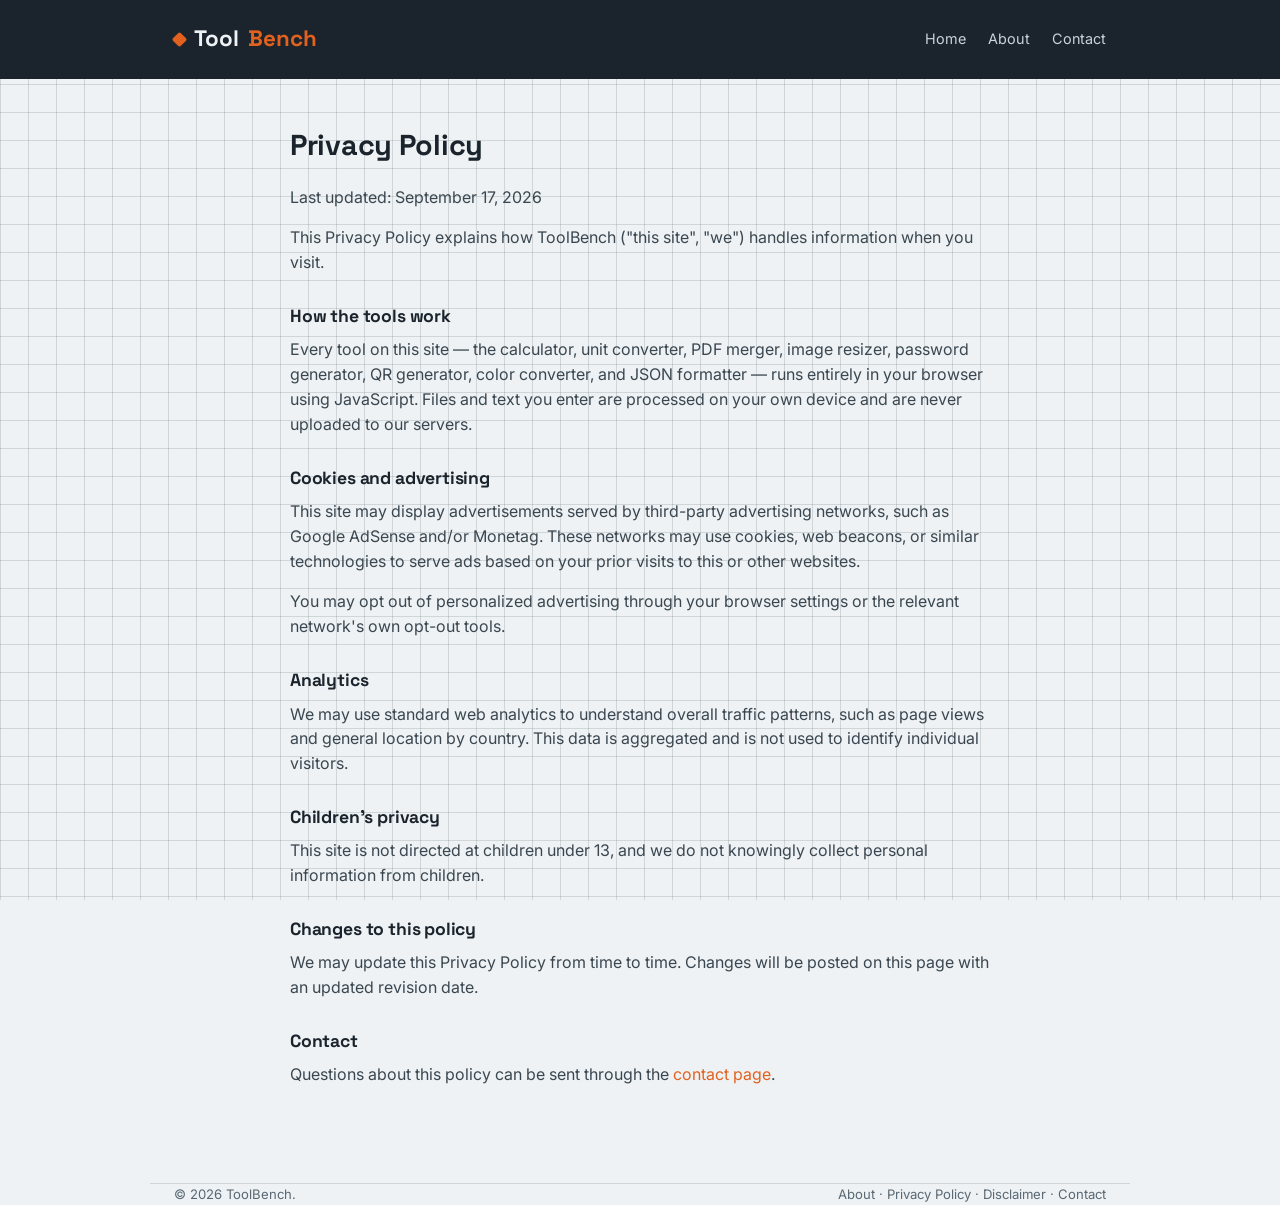
<file: privacy.html>
<!DOCTYPE html>
<html lang="en">
<head>
<meta charset="UTF-8">
<meta name="viewport" content="width=device-width, initial-scale=1.0">
<title>Privacy Policy — ToolBench</title>
<link rel="stylesheet" href="styles.css">
</head>
<body>

<header class="masthead">
  <div class="wrap">
    <div class="row">
      <div class="brand"><span class="chip"></span>Tool<span>Bench</span></div>
      <nav class="sitenav">
        <a href="index.html">Home</a>
        <a href="about.html">About</a>
        <a href="contact.html">Contact</a>
      </nav>
    </div>
  </div>
</header>

<main class="wrap page">
  <h1>Privacy Policy</h1>
  <p>Last updated: September 17, 2026</p>
  <p>This Privacy Policy explains how ToolBench ("this site", "we") handles information when you visit.</p>

  <h2>How the tools work</h2>
  <p>Every tool on this site — the calculator, unit converter, PDF merger, image resizer, password generator, QR generator, color converter, and JSON formatter — runs entirely in your browser using JavaScript. Files and text you enter are processed on your own device and are never uploaded to our servers.</p>

  <h2>Cookies and advertising</h2>
  <p>This site may display advertisements served by third-party advertising networks, such as Google AdSense and/or Monetag. These networks may use cookies, web beacons, or similar technologies to serve ads based on your prior visits to this or other websites.</p>
  <p>You may opt out of personalized advertising through your browser settings or the relevant network's own opt-out tools.</p>

  <h2>Analytics</h2>
  <p>We may use standard web analytics to understand overall traffic patterns, such as page views and general location by country. This data is aggregated and is not used to identify individual visitors.</p>

  <h2>Children's privacy</h2>
  <p>This site is not directed at children under 13, and we do not knowingly collect personal information from children.</p>

  <h2>Changes to this policy</h2>
  <p>We may update this Privacy Policy from time to time. Changes will be posted on this page with an updated revision date.</p>

  <h2>Contact</h2>
  <p>Questions about this policy can be sent through the <a href="contact.html">contact page</a>.</p>
</main>

<footer class="wrap">
  <span>&copy; 2026 ToolBench.</span>
  <span><a href="about.html">About</a> · <a href="privacy.html">Privacy Policy</a> · <a href="disclaimer.html">Disclaimer</a> · <a href="contact.html">Contact</a></span>
</footer>

</body>
</html>
</file>
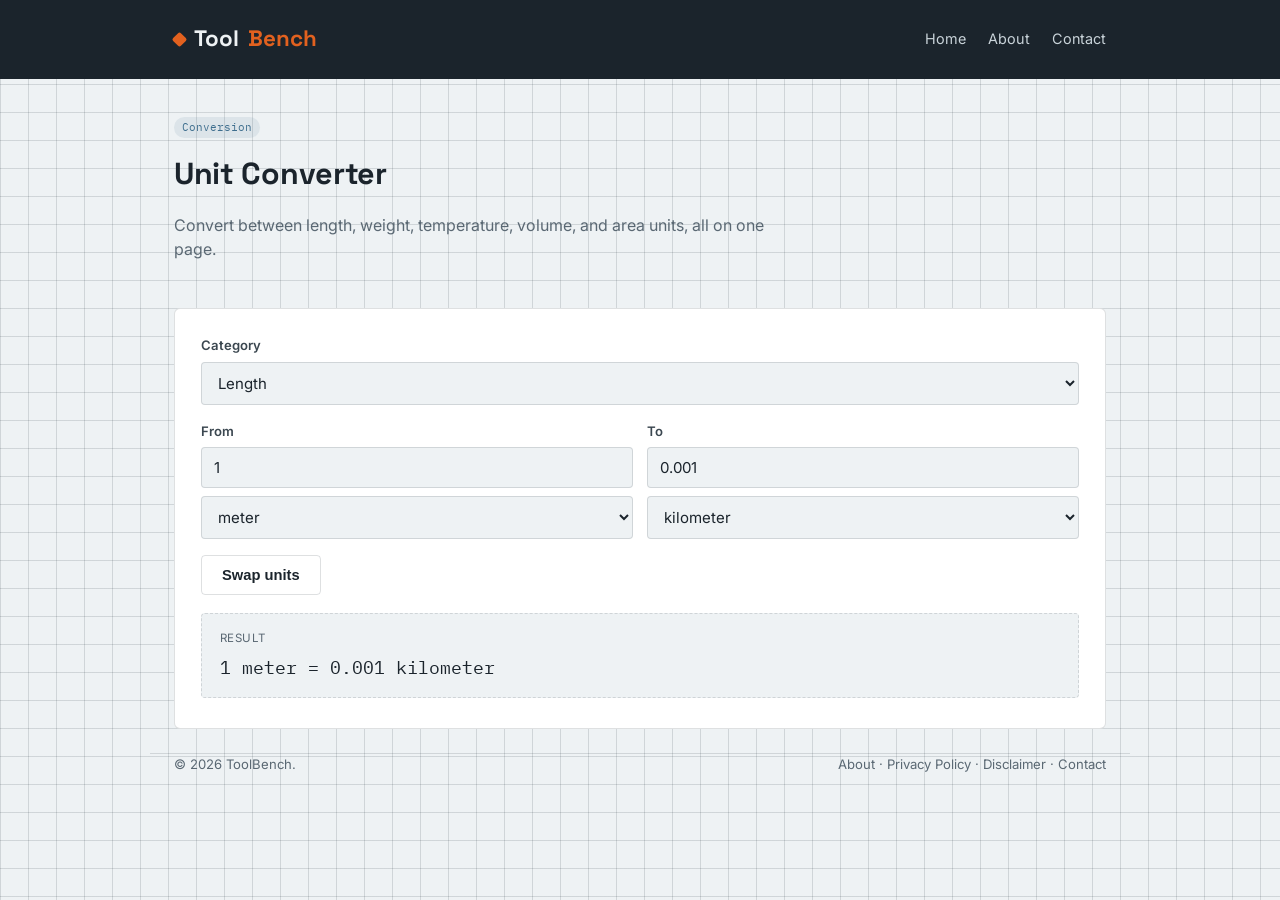
<file: unit-converter.html>
<!DOCTYPE html>
<html lang="en">
<head>
<meta charset="UTF-8">
<meta name="viewport" content="width=device-width, initial-scale=1.0">
<title>Unit Converter — ToolBench</title>
<meta name="description" content="Convert length, weight, temperature, volume, and area units instantly, free.">
<link rel="stylesheet" href="styles.css">
</head>
<body>

<header class="masthead">
  <div class="wrap">
    <div class="row">
      <div class="brand"><span class="chip"></span>Tool<span>Bench</span></div>
      <nav class="sitenav">
        <a href="index.html">Home</a>
        <a href="about.html">About</a>
        <a href="contact.html">Contact</a>
      </nav>
    </div>
  </div>
</header>

<main class="wrap">
  <div class="tool-page-head">
    <span class="tag-badge">Conversion</span>
    <h1>Unit Converter</h1>
    <p class="lead">Convert between length, weight, temperature, volume, and area units, all on one page.</p>
  </div>

  <div class="panel">
    <div class="field">
      <label for="category">Category</label>
      <select id="category">
        <option value="length">Length</option>
        <option value="weight">Weight</option>
        <option value="temperature">Temperature</option>
        <option value="volume">Volume</option>
        <option value="area">Area</option>
      </select>
    </div>

    <div class="field-row">
      <div class="field">
        <label for="fromVal">From</label>
        <input type="number" id="fromVal" value="1">
        <select id="fromUnit" style="margin-top:8px;"></select>
      </div>
      <div class="field">
        <label for="toUnit">To</label>
        <input type="text" id="toVal" readonly>
        <select id="toUnit" style="margin-top:8px;"></select>
      </div>
    </div>

    <button class="btn secondary" id="swapBtn" type="button">Swap units</button>

    <div class="result-box" style="margin-top:18px;">
      <div class="result-label">Result</div>
      <span id="resultText">1 meter = 1 meter</span>
    </div>
  </div>
</main>

<footer class="wrap">
  <span>&copy; 2026 ToolBench.</span>
  <span><a href="about.html">About</a> · <a href="privacy.html">Privacy Policy</a> · <a href="disclaimer.html">Disclaimer</a> · <a href="contact.html">Contact</a></span>
</footer>

<script>
  const UNITS = {
    length: { base: 'meter', units: {
      meter: 1, kilometer: 1000, centimeter: 0.01, millimeter: 0.001,
      mile: 1609.344, yard: 0.9144, foot: 0.3048, inch: 0.0254
    }},
    weight: { base: 'kilogram', units: {
      kilogram: 1, gram: 0.001, milligram: 0.000001,
      pound: 0.45359237, ounce: 0.028349523125, ton: 1000
    }},
    volume: { base: 'liter', units: {
      liter: 1, milliliter: 0.001, gallon: 3.785411784,
      quart: 0.946352946, cup: 0.24, tablespoon: 0.0147868, teaspoon: 0.00492892
    }},
    area: { base: 'square meter', units: {
      'square meter': 1, 'square kilometer': 1000000, 'square foot': 0.092903,
      'square yard': 0.836127, acre: 4046.8564224, hectare: 10000
    }},
    temperature: { base: 'celsius', units: { celsius: null, fahrenheit: null, kelvin: null } }
  };

  const categoryEl = document.getElementById('category');
  const fromValEl = document.getElementById('fromVal');
  const toValEl = document.getElementById('toVal');
  const fromUnitEl = document.getElementById('fromUnit');
  const toUnitEl = document.getElementById('toUnit');
  const resultText = document.getElementById('resultText');

  function populateUnits(){
    const cat = categoryEl.value;
    const unitNames = Object.keys(UNITS[cat].units);
    fromUnitEl.innerHTML = unitNames.map(u => `<option value="${u}">${u}</option>`).join('');
    toUnitEl.innerHTML = unitNames.map(u => `<option value="${u}">${u}</option>`).join('');
    toUnitEl.selectedIndex = unitNames.length > 1 ? 1 : 0;
    convert();
  }

  function convertTemperature(value, from, to){
    let celsius;
    if (from === 'celsius') celsius = value;
    else if (from === 'fahrenheit') celsius = (value - 32) * 5/9;
    else if (from === 'kelvin') celsius = value - 273.15;

    if (to === 'celsius') return celsius;
    if (to === 'fahrenheit') return celsius * 9/5 + 32;
    if (to === 'kelvin') return celsius + 273.15;
  }

  function convert(){
    const cat = categoryEl.value;
    const from = fromUnitEl.value;
    const to = toUnitEl.value;
    const val = parseFloat(fromValEl.value) || 0;
    let result;

    if (cat === 'temperature'){
      result = convertTemperature(val, from, to);
    } else {
      const baseVal = val * UNITS[cat].units[from];
      result = baseVal / UNITS[cat].units[to];
    }

    const rounded = Math.round(result * 100000) / 100000;
    toValEl.value = rounded;
    resultText.textContent = `${val} ${from} = ${rounded} ${to}`;
  }

  categoryEl.addEventListener('change', populateUnits);
  fromValEl.addEventListener('input', convert);
  fromUnitEl.addEventListener('change', convert);
  toUnitEl.addEventListener('change', convert);
  document.getElementById('swapBtn').addEventListener('click', () => {
    const f = fromUnitEl.value;
    fromUnitEl.value = toUnitEl.value;
    toUnitEl.value = f;
    convert();
  });

  populateUnits();
</script>
</body>
</html>
</file>
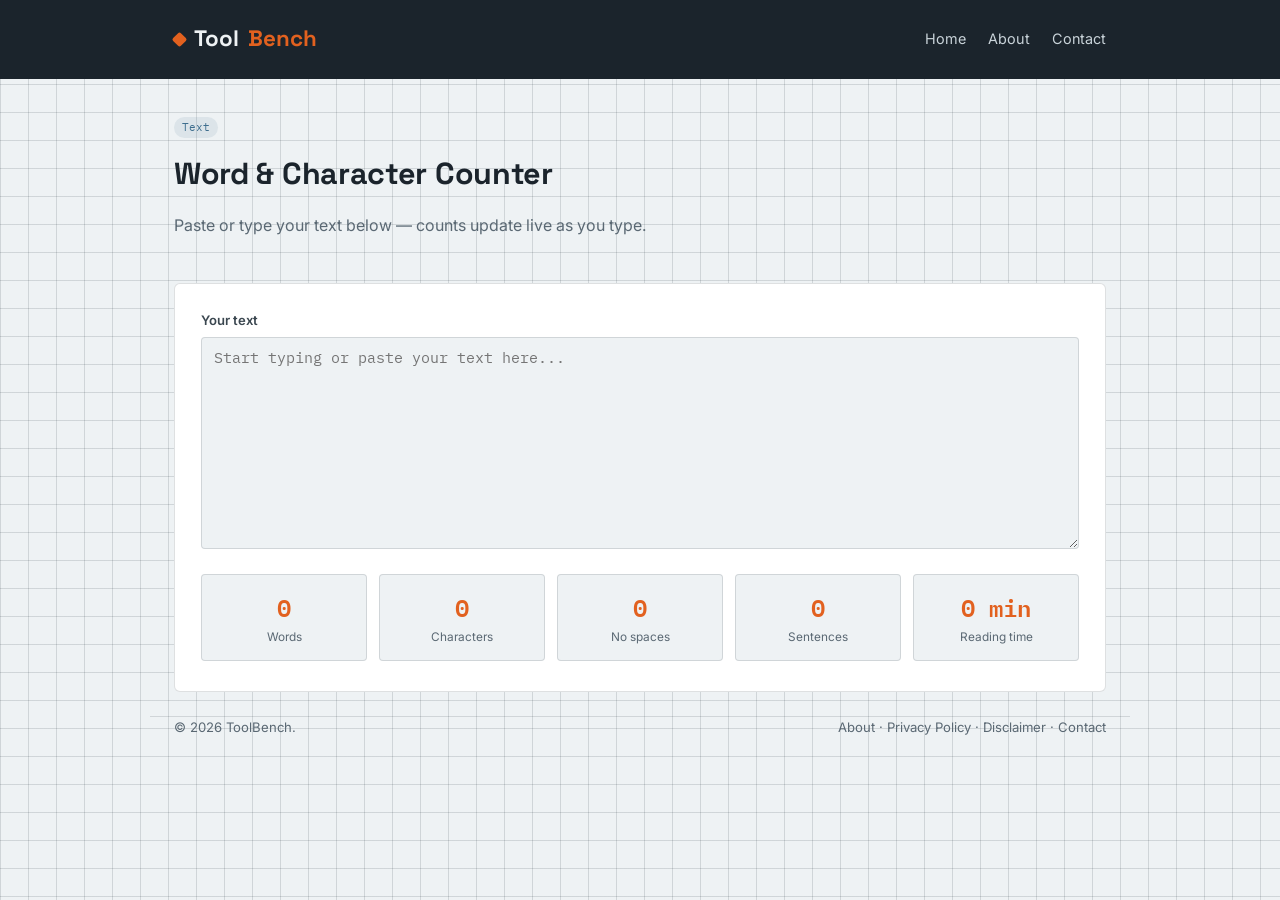
<file: word-counter.html>
<!DOCTYPE html>
<html lang="en">
<head>
<meta charset="UTF-8">
<meta name="viewport" content="width=device-width, initial-scale=1.0">
<title>Word &amp; Character Counter — ToolBench</title>
<meta name="description" content="Free live word counter, character counter, sentence counter, and reading time estimator.">
<link rel="stylesheet" href="styles.css">
</head>
<body>

<header class="masthead">
  <div class="wrap">
    <div class="row">
      <div class="brand"><span class="chip"></span>Tool<span>Bench</span></div>
      <nav class="sitenav">
        <a href="index.html">Home</a>
        <a href="about.html">About</a>
        <a href="contact.html">Contact</a>
      </nav>
    </div>
  </div>
</header>

<main class="wrap">
  <div class="tool-page-head">
    <span class="tag-badge">Text</span>
    <h1>Word &amp; Character Counter</h1>
    <p class="lead">Paste or type your text below — counts update live as you type.</p>
  </div>

  <div class="panel">
    <div class="field">
      <label for="textInput">Your text</label>
      <textarea id="textInput" rows="10" placeholder="Start typing or paste your text here..."></textarea>
    </div>
    <div class="stat-row">
      <div class="stat-box"><div class="num" id="wordCount">0</div><div class="lbl">Words</div></div>
      <div class="stat-box"><div class="num" id="charCount">0</div><div class="lbl">Characters</div></div>
      <div class="stat-box"><div class="num" id="charNoSpace">0</div><div class="lbl">No spaces</div></div>
      <div class="stat-box"><div class="num" id="sentenceCount">0</div><div class="lbl">Sentences</div></div>
      <div class="stat-box"><div class="num" id="readTime">0 min</div><div class="lbl">Reading time</div></div>
    </div>
  </div>
</main>

<footer class="wrap">
  <span>&copy; 2026 ToolBench.</span>
  <span><a href="about.html">About</a> · <a href="privacy.html">Privacy Policy</a> · <a href="disclaimer.html">Disclaimer</a> · <a href="contact.html">Contact</a></span>
</footer>

<script>
  const textInput = document.getElementById('textInput');

  function update(){
    const text = textInput.value;
    const trimmed = text.trim();
    const words = trimmed.length ? trimmed.split(/\s+/).length : 0;
    const chars = text.length;
    const charsNoSpace = text.replace(/\s/g, '').length;
    const sentences = trimmed.length ? (trimmed.match(/[.!?]+(\s|$)/g) || []).length || (trimmed ? 1 : 0) : 0;
    const readMinutes = Math.max(1, Math.ceil(words / 200));

    document.getElementById('wordCount').textContent = words;
    document.getElementById('charCount').textContent = chars;
    document.getElementById('charNoSpace').textContent = charsNoSpace;
    document.getElementById('sentenceCount').textContent = sentences;
    document.getElementById('readTime').textContent = words ? `${readMinutes} min` : '0 min';
  }

  textInput.addEventListener('input', update);
  update();
</script>
</body>
</html>
</file>
<file: styles.css>
@import url('https://fonts.googleapis.com/css2?family=Space+Grotesk:wght@500;600;700&family=Inter:wght@400;500;600&family=IBM+Plex+Mono:wght@500;600&display=swap');

:root{
  --ink:#1B242C;
  --paper:#EEF2F4;
  --panel:#FFFFFF;
  --orange:#E2611F;
  --steel:#3E6E8E;
  --line: rgba(27,36,44,0.14);
  --mono: 'IBM Plex Mono', monospace;
  --radius: 6px;
}

*{box-sizing:border-box;}
body{
  margin:0;
  background:
    linear-gradient(var(--line) 1px, transparent 1px),
    linear-gradient(90deg, var(--line) 1px, transparent 1px),
    var(--paper);
  background-size: 28px 28px, 28px 28px, auto;
  background-attachment: fixed;
  color:var(--ink);
  font-family:'Inter', sans-serif;
  font-size:16px;
  line-height:1.55;
}

a{color:var(--orange); text-decoration:none;}
a:hover{text-decoration:underline;}
a:focus-visible, button:focus-visible, input:focus-visible, textarea:focus-visible, select:focus-visible{
  outline:2px solid var(--orange); outline-offset:2px;
}

h1,h2,h3{
  font-family:'Space Grotesk', sans-serif;
  font-weight:700;
  margin:0 0 .4em 0;
  color:var(--ink);
  letter-spacing:-0.01em;
}

.wrap{ max-width:980px; margin:0 auto; padding:0 24px; }

/* ===== Masthead ===== */
.masthead{
  background:var(--ink);
  color:#EEF2F4;
  padding:22px 0;
}
.masthead .row{
  display:flex; align-items:center; justify-content:space-between;
  flex-wrap:wrap; gap:14px;
}
.brand{
  font-family:'Space Grotesk', sans-serif;
  font-size:1.4rem; font-weight:700;
  display:flex; align-items:center; gap:9px;
}
.brand .chip{
  width:11px; height:11px; background:var(--orange); border-radius:2px;
  transform:rotate(45deg);
}
.brand span{ color:var(--orange); }
nav.sitenav{ display:flex; gap:22px; font-size:0.9rem; flex-wrap:wrap; }
nav.sitenav a{ color:#C9D3D9; }
nav.sitenav a:hover{ color:var(--orange); text-decoration:none; }
.tagline{ color:#9FB0B9; font-size:0.85rem; margin-top:4px; }

/* ===== Tool grid on homepage ===== */
.tool-grid{
  display:grid;
  grid-template-columns:repeat(auto-fill, minmax(230px, 1fr));
  gap:16px;
  padding:36px 0 70px 0;
}
.tool-card{
  background:var(--panel);
  border:1px solid var(--line);
  border-radius:var(--radius);
  padding:22px 20px;
  transition:transform .22s ease, box-shadow .22s ease, border-color .22s ease;
  display:block;
}
.tool-card:hover{
  transform:translateY(-3px);
  box-shadow:0 12px 26px rgba(27,36,44,0.12);
  border-color:var(--orange);
  text-decoration:none;
}
.tool-icon{
  width:42px; height:42px;
  border-radius:8px;
  background:var(--paper);
  border:1px solid var(--line);
  display:flex; align-items:center; justify-content:center;
  margin-bottom:14px;
}
.tool-card h3{ font-size:1.05rem; margin-bottom:6px; }
.tool-card p{ font-size:0.86rem; color:#5A6873; margin:0; }
.tag-badge{
  display:inline-block;
  font-family:var(--mono);
  font-size:0.68rem;
  color:var(--steel);
  background:rgba(62,110,142,0.10);
  padding:2px 8px;
  border-radius:99px;
  margin-bottom:10px;
}

.section-heading{
  padding-top:38px;
  font-size:1.05rem;
  color:#5A6873;
  border-top:1px solid var(--line);
  margin-top:6px;
}

/* ===== Tool page layout ===== */
.tool-page-head{
  padding:34px 0 6px 0;
}
.tool-page-head .tag-badge{ margin-bottom:12px; }
.tool-page-head h1{ font-size:1.9rem; }
.tool-page-head p.lead{ color:#5A6873; max-width:60ch; }

.panel{
  background:var(--panel);
  border:1px solid var(--line);
  border-radius:var(--radius);
  padding:26px 26px 30px 26px;
  margin:24px 0;
}

label{
  display:block;
  font-size:0.82rem;
  font-weight:600;
  margin-bottom:6px;
  color:#3B4750;
}
input[type=text], input[type=number], input[type=password], select, textarea{
  width:100%;
  padding:10px 12px;
  border:1px solid var(--line);
  border-radius:4px;
  background:var(--paper);
  font-family:'Inter', sans-serif;
  font-size:0.94rem;
  color:var(--ink);
}
textarea{ resize:vertical; min-height:120px; font-family:var(--mono); }
.field{ margin-bottom:16px; }
.field-row{
  display:grid;
  grid-template-columns:1fr 1fr;
  gap:14px;
}
@media (max-width:560px){ .field-row{ grid-template-columns:1fr; } }

.btn{
  background:var(--orange);
  color:#fff;
  border:none;
  border-radius:4px;
  padding:11px 20px;
  font-size:0.92rem;
  font-weight:600;
  cursor:pointer;
  transition:transform .15s ease, box-shadow .15s ease;
}
.btn:hover{ transform:translateY(-1px); box-shadow:0 8px 18px rgba(226,97,31,0.35); }
.btn.secondary{
  background:transparent;
  color:var(--ink);
  border:1px solid var(--line);
}
.btn.secondary:hover{ border-color:var(--orange); color:var(--orange); box-shadow:none; }

.result-box{
  background:var(--paper);
  border:1px dashed var(--line);
  border-radius:4px;
  padding:16px 18px;
  font-family:var(--mono);
  font-size:1.1rem;
  color:var(--ink);
  word-break:break-word;
}
.result-label{
  font-size:0.72rem;
  color:#5A6873;
  font-family:'Inter', sans-serif;
  margin-bottom:6px;
  text-transform:uppercase;
  letter-spacing:0.04em;
}

.stat-row{
  display:grid;
  grid-template-columns:repeat(auto-fit, minmax(110px, 1fr));
  gap:12px;
  margin-top:18px;
}
.stat-box{
  background:var(--paper);
  border:1px solid var(--line);
  border-radius:4px;
  padding:14px 14px;
  text-align:center;
}
.stat-box .num{ font-family:var(--mono); font-size:1.5rem; font-weight:600; color:var(--orange); }
.stat-box .lbl{ font-size:0.74rem; color:#5A6873; margin-top:2px; }

/* ===== Static pages ===== */
.page{ padding:44px 0 80px 0; max-width:70ch; }
.page h1{ font-size:1.8rem; margin-bottom:.6em; }
.page h2{ font-size:1.1rem; margin-top:1.6em; }
.page p{ margin:0 0 1em 0; color:#3B4750; }

footer{
  border-top:1px solid var(--line);
  padding:24px 0 40px 0;
  font-size:0.82rem;
  color:#5A6873;
  display:flex; justify-content:space-between; flex-wrap:wrap; gap:10px;
}
footer a{ color:#5A6873; }
footer a:hover{ color:var(--orange); }

@media (max-width:640px){
  nav.sitenav{ gap:12px; }
}
</file>
